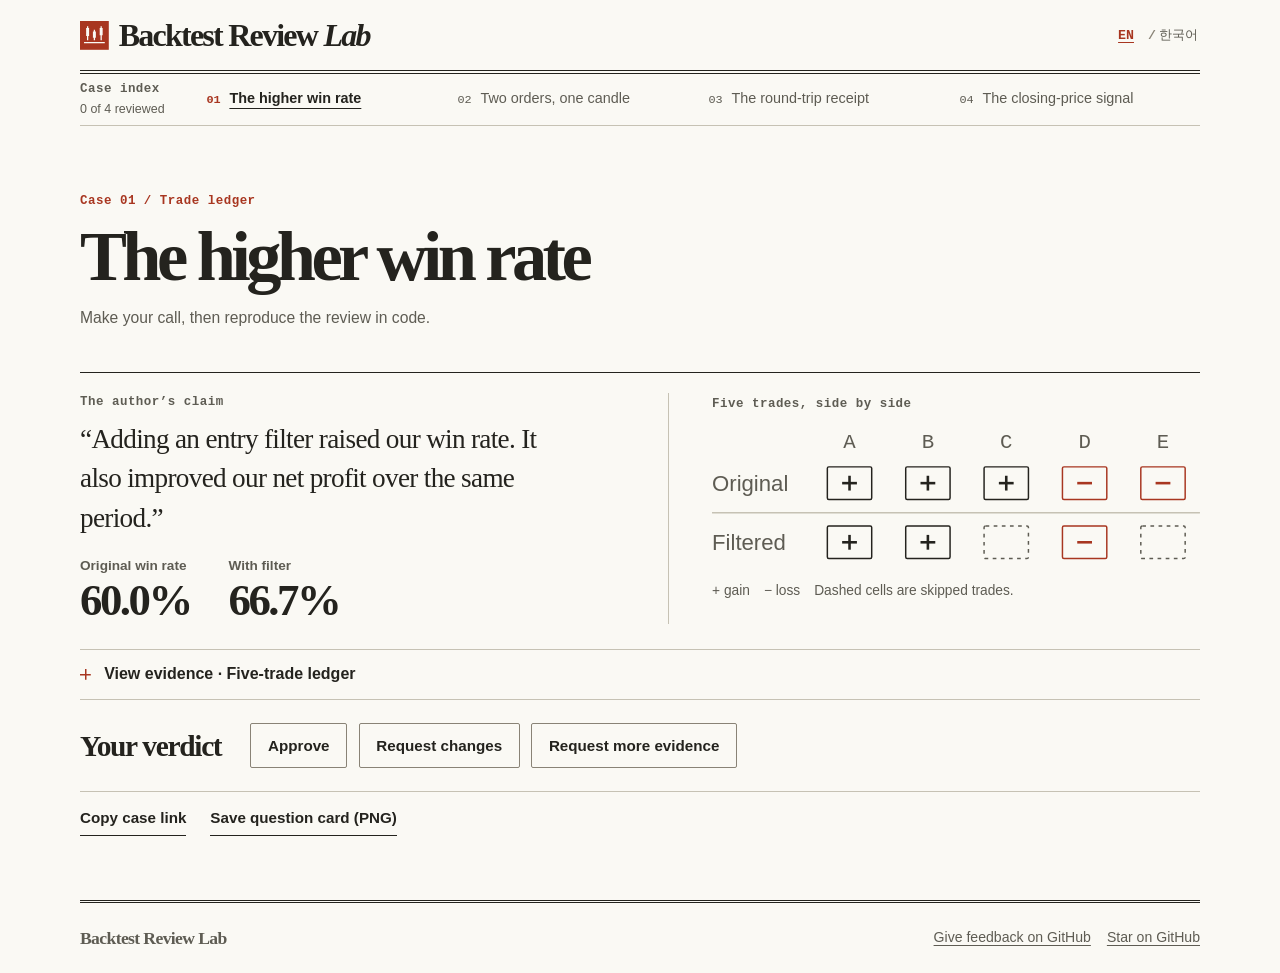
<file: docs/index.html>
<!doctype html>
<html lang="en">
<head>
  <meta charset="utf-8">
  <meta name="viewport" content="width=device-width,initial-scale=1">
  <meta name="theme-color" content="#faf9f4" media="(prefers-color-scheme: light)">
  <meta name="theme-color" content="#1d1d1a" media="(prefers-color-scheme: dark)">
  <title>Backtest Review Lab · Would you trust this backtest?</title>
  <meta name="description" content="Read a backtest claim, inspect the trade record, and deliver a verdict. Reproduce the evidence in Go, Rust, Dart, Zig, Python, or Java.">
  <meta property="og:title" content="Backtest Review Lab">
  <meta property="og:description" content="Which backtest would you approve? Read the record, give a verdict, and pass the unsolved case to a colleague.">
  <meta property="og:image" content="https://cynkai.github.io/backtest-review-lab/cards/cover.png">
  <meta property="og:image:width" content="1200">
  <meta property="og:image:height" content="630">
  <meta property="og:image:alt" content="Backtest Review Lab, a collection of short reviews of trading evidence">
  <meta name="twitter:card" content="summary_large_image">
  <link rel="icon" href="data:image/svg+xml,%3Csvg xmlns='http://www.w3.org/2000/svg' viewBox='0 0 40 40'%3E%3Crect width='40' height='40' fill='%23a83620'/%3E%3Cpath d='M6 28h28M11 8v16m8-10v11m8-16v16' stroke='%23faf9f4' stroke-width='2'/%3E%3Cpath d='M11 12v6m8 0v4m8-9v5' stroke='%23faf9f4' stroke-width='5'/%3E%3C/svg%3E">
  <link rel="stylesheet" href="styles.css">
  <link rel="stylesheet" href="experiments.css">
  <script defer src="cases.js"></script>
  <script defer src="exhibits.js"></script>
  <script defer src="experiments.js"></script>
  <script defer src="programs.js"></script>
  <script defer src="check-sources.js"></script>
  <script defer src="app.js"></script>
</head>
<body>
  <a class="skip-link" id="skip" href="#question">Skip to case</a>
  <header class="masthead">
    <div class="mast-inner">
      <a class="brand" id="home" href="?">
        <svg class="brand-mark" aria-hidden="true" viewBox="0 0 34 34" fill="none" stroke="currentColor">
          <rect width="34" height="34" fill="currentColor" stroke="none"/>
          <g stroke="var(--paper)" stroke-linecap="square">
            <path d="M5.5 25.5h23M9 7v15m8-11v11m8-15v15" stroke-width="1.5"/>
            <path d="M9 10v6m8-2v4m8-8v5" stroke-width="3.5"/>
          </g>
        </svg>
        <span>Backtest Review <i>Lab</i></span>
      </a>
      <nav class="language" aria-label="Language">
        <a id="english" lang="en">EN</a><span aria-hidden="true">/</span><a id="korean" lang="ko">한국어</a>
      </nav>
    </div>
  </header>
  <noscript>Enable JavaScript to open the reviews. 문제를 풀려면 자바스크립트를 켜 주세요.</noscript>
  <div class="shell">
    <aside class="case-nav">
      <div class="case-nav-label">
        <h2 class="case-index" id="index-title">Case index</h2>
        <p id="progress-count" role="status"></p>
      </div>
      <nav id="case-links" aria-labelledby="index-title"></nav>
    </aside>
    <main id="question" tabindex="-1">
      <header class="case-head">
        <p class="kicker" id="kicker"></p>
        <h1 id="title"></h1>
        <p class="howto" id="instruction"></p>
      </header>
      <div class="spread">
        <section class="claim-panel" aria-labelledby="claim-title">
          <h2 class="section-label" id="claim-title"></h2>
          <blockquote class="claim" id="claim"></blockquote>
          <div class="metrics" id="metrics"></div>
        </section>
        <figure class="exhibit" id="exhibit"></figure>
      </div>
      <details class="evidence" id="evidence">
        <summary id="evidence-title"></summary>
        <div class="evidence-body"><p id="evidence-note"></p><table id="evidence-table"></table></div>
      </details>
      <section class="verdict" aria-labelledby="decision-title">
        <h2 id="decision-title"></h2>
        <div class="choices" id="choices"></div>
      </section>
      <section class="result" id="result" aria-labelledby="result-title" tabindex="-1" hidden>
        <p class="result-tag" id="result-tag"></p>
        <h2 id="result-title"></h2>
        <p id="reason"></p>
        <section class="candle-replay" id="candle-replay" hidden></section>
        <section id="experiment" hidden></section>
        <details id="python">
          <summary id="python-title"></summary>
          <div class="code-tools">
            <label for="check-language" id="check-label"></label>
            <select id="check-language"></select>
            <a id="check-source" class="source-link"></a>
          </div>
          <p class="fine" id="run-instructions"></p>
          <p class="run-line"><code id="check-command"></code></p>
          <button class="action secondary" id="copy-command" type="button"></button>
          <span class="fine" id="code-status" role="status"></span>
          <textarea class="shared-url" id="command-fallback" readonly hidden></textarea>
          <pre><code id="check"></code></pre>
        </details>
        <p class="ledger-followup" id="ledger-followup" hidden><a id="ledger-review" href="ledger.html" target="_blank" rel="noopener"></a></p>
        <div class="next-step">
          <a class="action" id="next"></a>
          <button class="action" id="view-review" type="button" hidden></button>
          <button class="action secondary" type="button" id="report"></button>
        </div>
      </section>
      <div class="share-area">
        <button class="action secondary" id="share" type="button"></button>
        <a class="action secondary" id="share-card" download></a>
        <span class="fine" id="copy-status" role="status"></span>
        <textarea class="shared-url" id="copy-fallback" readonly hidden></textarea>
      </div>
    </main>
  </div>
  <dialog class="session-review" id="session-review" aria-labelledby="session-title" aria-describedby="session-score">
    <h2 id="session-title"></h2>
    <p id="session-score"></p>
    <table>
      <thead>
        <tr><th id="session-case" scope="col"></th><th id="session-first" scope="col"></th><th id="session-verdict" scope="col"></th></tr>
      </thead>
      <tbody id="session-rows"></tbody>
    </table>
    <div class="next-step">
      <button class="action" id="copy-session" type="button"></button>
      <a class="action secondary" id="download-session" download="backtest-review-results.tsv"></a>
      <button class="action secondary" id="close-review" type="button" autofocus></button>
    </div>
    <p class="fine" id="session-copy-status" role="status"></p>
    <textarea class="shared-url" id="session-copy-fallback" readonly hidden></textarea>
  </dialog>
  <footer class="footer"><span>Backtest Review Lab</span><nav><a id="feedback" href="https://github.com/cynkai/backtest-review-lab/issues/new?template=feedback.yml"></a><a id="source" href="https://github.com/cynkai/backtest-review-lab">GitHub</a></nav></footer>
</body>
</html>
</file>
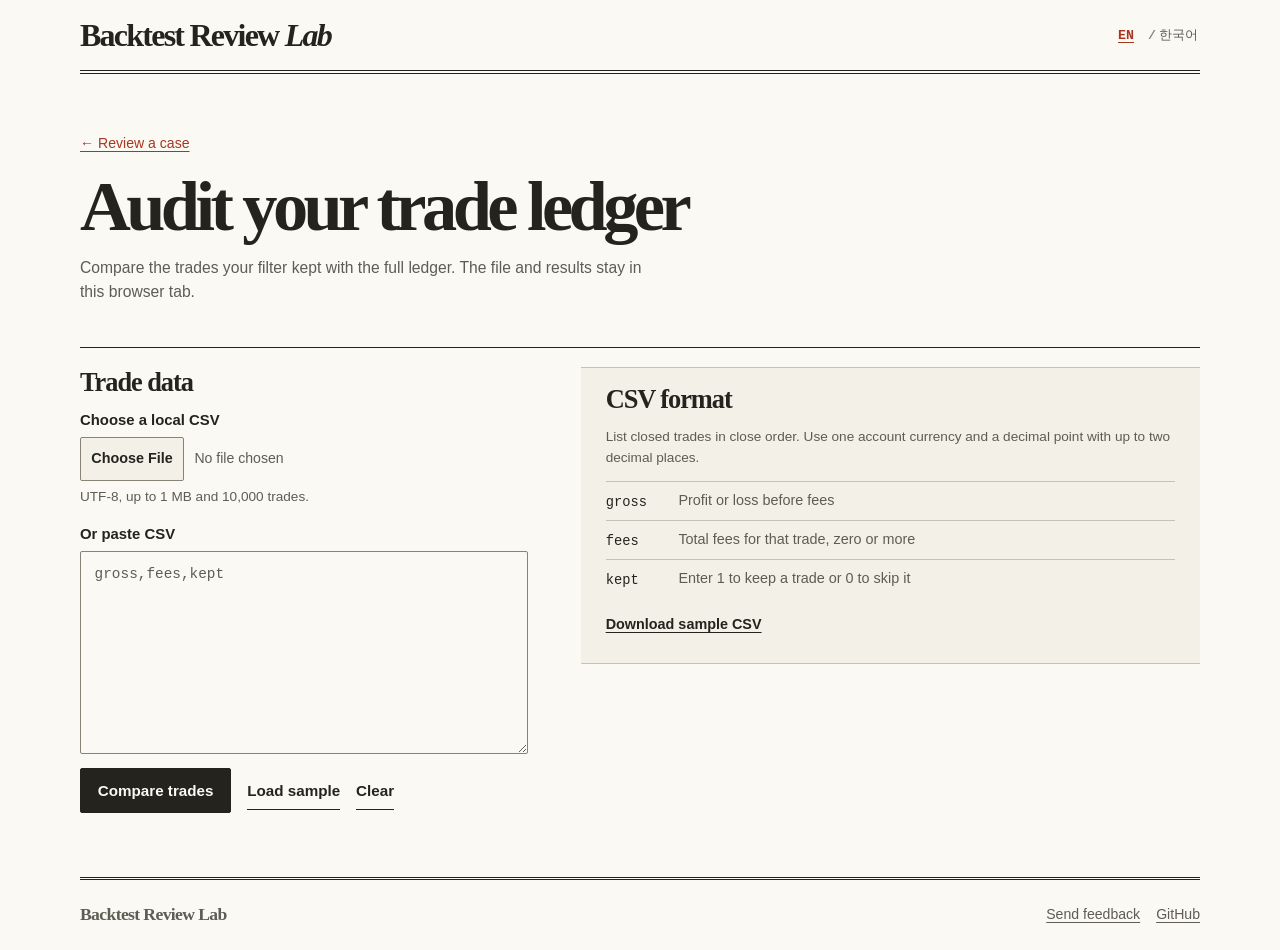
<file: docs/ledger.html>
<!doctype html>
<html lang="en">
<head>
  <meta charset="utf-8">
  <meta name="viewport" content="width=device-width,initial-scale=1">
  <meta name="theme-color" content="#faf9f4" media="(prefers-color-scheme: light)">
  <meta name="theme-color" content="#1d1d1a" media="(prefers-color-scheme: dark)">
  <meta name="description" content="Compare the trades a backtest filter kept with the full ledger. Run the audit in your browser from a local CSV.">
  <title>Audit your trade ledger · Backtest Review Lab</title>
  <link rel="stylesheet" href="styles.css">
  <link rel="stylesheet" href="ledger.css">
  <script defer src="ledger-core.js"></script>
  <script defer src="ledger-app.js"></script>
</head>
<body class="ledger-page">
  <a class="skip-link" href="#ledger-main" data-label="skip">Skip to the audit</a>
  <header class="masthead">
    <div class="mast-inner">
      <a class="brand" id="ledger-home" href="index.html?case=filter&amp;lang=en">
        <span>Backtest Review <i>Lab</i></span>
      </a>
      <nav class="language" aria-label="Language" id="ledger-languages">
        <a href="?lang=en" id="ledger-en" data-language="en" aria-current="true" lang="en">EN</a>
        <span aria-hidden="true">/</span>
        <a href="?lang=ko" id="ledger-ko" data-language="ko" lang="ko">한국어</a>
      </nav>
    </div>
  </header>
  <main class="shell" id="ledger-main" tabindex="-1">
    <header class="case-head">
      <a class="ledger-back" id="ledger-back" href="index.html?case=filter&amp;lang=en" data-label="back">← Review a case</a>
      <h1 data-label="title">Audit your trade ledger</h1>
      <p class="howto" data-label="intro">Compare the trades your filter kept with the full ledger. The file and results stay in this browser tab.</p>
    </header>
    <noscript>Enable JavaScript to compare trades. 거래를 비교하려면 자바스크립트를 켜세요.</noscript>
    <div class="ledger-workspace">
      <form id="ledger-form" aria-labelledby="ledger-input-heading">
        <h2 id="ledger-input-heading" data-label="input">Trade data</h2>
        <div class="ledger-file-field">
          <label for="ledger-file" data-label="file">Choose a local CSV</label>
          <input id="ledger-file" type="file" accept=".csv,text/csv,.txt,text/plain" aria-describedby="ledger-file-hint" autocomplete="off">
          <p class="fine" id="ledger-file-hint" data-label="fileHint">UTF-8, up to 1 MB and 10,000 trades.</p>
        </div>
        <label for="ledger-text" data-label="paste">Or paste CSV</label>
        <textarea id="ledger-text" rows="8" spellcheck="false" autocapitalize="off" autocomplete="off" placeholder="gross,fees,kept" aria-describedby="ledger-error" wrap="off"></textarea>
        <p id="ledger-error" class="ledger-error" role="alert"></p>
        <div class="ledger-form-actions">
          <button class="action" id="audit-ledger" type="button" data-label="compare">Compare trades</button>
          <button class="action secondary" id="load-sample" type="button" data-label="sample">Load sample</button>
          <button class="action secondary" id="ledger-clear" type="button" data-label="clear">Clear</button>
        </div>
        <p id="ledger-status" class="fine" role="status"></p>
      </form>
      <div class="ledger-reading">
        <section id="ledger-results" class="ledger-results" aria-labelledby="ledger-result-heading" hidden>
          <h2 id="ledger-result-heading" tabindex="-1" data-label="comparison">Ledger comparison</h2>
          <p class="fine" id="ledger-result-note" data-label="metricIntro">Win rate uses profit after fees. Amounts use the currency of your CSV.</p>
          <table aria-labelledby="ledger-result-heading" aria-describedby="ledger-result-note ledger-drawdown-note">
            <thead>
              <tr><th scope="col" data-label="metric">Measure</th><th scope="col" data-label="all">All trades</th><th scope="col" data-label="kept">Kept trades</th></tr>
            </thead>
            <tbody>
              <tr data-metric="count"><th scope="row" data-label="count">Trades</th><td data-column="all"></td><td data-column="kept"></td></tr>
              <tr data-metric="win-rate"><th scope="row" data-label="winRate">Win rate</th><td data-column="all"></td><td data-column="kept"></td></tr>
              <tr data-metric="gross"><th scope="row" data-label="gross">Gross P&amp;L</th><td data-column="all"></td><td data-column="kept"></td></tr>
              <tr data-metric="fees"><th scope="row" data-label="fees">Fees</th><td data-column="all"></td><td data-column="kept"></td></tr>
              <tr data-metric="net"><th scope="row" data-label="net">Net P&amp;L</th><td data-column="all"></td><td data-column="kept"></td></tr>
              <tr data-metric="drawdown"><th scope="row" data-label="drawdown">Max drawdown</th><td data-column="all"></td><td data-column="kept"></td></tr>
            </tbody>
          </table>
          <dl class="ledger-exclusions">
            <div><dt data-label="missedGains">Gains given up</dt><dd data-metric="missed-gains"></dd></div>
            <div><dt data-label="avoidedLosses">Losses avoided</dt><dd data-metric="avoided-losses"></dd></div>
          </dl>
          <p class="fine ledger-drawdown-note" id="ledger-drawdown-note" data-label="drawdownNote">Drawdown is the largest peak-to-trough drop in cumulative net P&amp;L, starting at zero and counting trades in CSV order.</p>
        </section>
        <section class="ledger-guide" id="ledger-guide" aria-labelledby="ledger-guide-heading">
          <h2 id="ledger-guide-heading" data-label="format">CSV format</h2>
          <p class="fine" data-label="guide">List closed trades in close order. Use one account currency and a decimal point.</p>
          <dl class="ledger-fields">
            <div><dt><code>gross</code></dt><dd data-label="fieldGross">Profit or loss before fees</dd></div>
            <div><dt><code>fees</code></dt><dd data-label="fieldFees">Total fees for that trade, zero or more</dd></div>
            <div><dt><code>kept</code></dt><dd data-label="fieldKept">Enter 1 to keep a trade or 0 to skip it</dd></div>
          </dl>
          <a class="ledger-sample" href="sample-ledger.csv" download data-label="download">Download sample CSV</a>
        </section>
      </div>
    </div>
  </main>
  <footer class="footer">
    <span>Backtest Review Lab</span>
    <nav>
      <a href="https://github.com/cynkai/backtest-review-lab/issues/new?template=feedback.yml" data-label="feedback">Send feedback</a>
      <a href="https://github.com/cynkai/backtest-review-lab">GitHub</a>
    </nav>
  </footer>
</body>
</html>
</file>
<file: docs/styles.css>
:root {
  color-scheme: light dark;
  --paper: #faf9f4;
  --sheet: #f2f0e7;
  --ink: #24231e;
  --muted: #5e5c53;
  --rule: #c6c2b4;
  --strong-rule: #898376;
  --accent: #a83620;
  --accent-ink: #fffaf2;
  --code-paper: #282823;
  --code-ink: #fbf9f0;
  --serif: "STIX Two Text", "Iowan Old Style", "Palatino Linotype", Georgia, "AppleMyungjo", "Batang", serif;
  --sans: "Instrument Sans", -apple-system, BlinkMacSystemFont, "Segoe UI", "Apple SD Gothic Neo", "Noto Sans KR", "Malgun Gothic", sans-serif;
  --mono: "IBM Plex Mono", ui-monospace, "SFMono-Regular", Consolas, monospace;
  --page: 70rem;
  --gutter: clamp(1rem, 5vw, 5rem);
}
* { box-sizing: border-box; }
body {
  margin: 0;
  color: var(--ink);
  background: var(--paper);
  font: 1rem/1.55 var(--sans);
  word-break: keep-all;
  overflow-wrap: anywhere;
  -webkit-font-smoothing: antialiased;
}
body, button, select, textarea { font-family: var(--sans); }
button, select, textarea { font-size: inherit; color: inherit; }
button, select, summary { cursor: pointer; }
button, a, summary { -webkit-tap-highlight-color: transparent; }
a { color: inherit; text-underline-offset: .2em; text-decoration-thickness: 1px; }
button:disabled { cursor: default; }
:focus-visible { outline: 2px solid var(--accent); outline-offset: 4px; }
::selection { color: var(--accent-ink); background: var(--accent); }
[hidden] { display: none !important; }
h1, h2, p, blockquote, figure, pre { margin: 0; }
.skip-link {
  position: absolute; top: .5rem; left: .5rem; z-index: 2; padding: .55rem 1rem;
  background: var(--ink); color: var(--paper); transform: translateY(-180%);
}
.skip-link:focus { transform: none; }
.masthead, .shell, .footer {
  width: min(calc(100% - var(--gutter) * 2), var(--page));
  margin-inline: auto;
}
.masthead { border-bottom: 4px double var(--ink); }
.mast-inner, .footer { display: flex; align-items: center; justify-content: space-between; gap: 1rem; }
.mast-inner { min-height: 4.4rem; }
.brand {
  display: inline-flex; align-items: center; gap: .62rem; color: var(--ink);
  text-decoration: none; font: 700 clamp(1.45rem, 2.5vw, 2.2rem)/1 var(--serif);
  letter-spacing: -.055em;
}
.brand-mark { width: 1.8rem; height: 1.8rem; flex: none; color: var(--accent); }
.language { display: flex; flex: none; align-items: center; gap: 0; white-space: nowrap; }
.language a, .language span { font: 550 .83rem/1 var(--mono); }
.language a { display: grid; place-items: center; min-width: 2.75rem; min-height: 2.75rem; text-decoration: none; color: var(--muted); }
.language span { color: var(--strong-rule); }
.language a[aria-current="true"] { color: var(--accent); font-weight: 750; text-decoration: underline; }
.case-nav { display: grid; grid-template-columns: 7.25rem 1fr; align-items: stretch; border-bottom: 1px solid var(--rule); }
.case-index, .kicker, .section-label, .exhibit-title, .result-tag {
  font: 600 .78rem/1.45 var(--mono); letter-spacing: .04em;
}
.case-nav-label { display: grid; align-content: center; gap: .15rem; padding-block: .35rem; }
.case-index { color: var(--muted); }
#progress-count { color: var(--muted); font-size: .78rem; }
#case-links { display: grid; grid-template-columns: repeat(4, minmax(0,1fr)); }
.case-tab {
  display: flex; align-items: baseline; gap: .55rem; min-width: 0; min-height: 2.8rem; padding: .82rem .65rem;
  color: var(--muted); text-decoration: none; font: 520 .9rem/1.4 var(--sans);
}
.case-tab .item-no { flex: none; color: var(--muted); font: 500 .74rem/1 var(--mono); font-variant-numeric: tabular-nums; }
.case-tab[aria-current="page"] { color: var(--ink); font-weight: 720; }
.case-tab[aria-current="page"] .item-no { color: var(--accent); font-weight: 750; }
.case-tab[aria-current="page"] span:last-child { text-decoration: underline; text-underline-offset: .33em; }
main { margin: 0 auto; padding-bottom: clamp(2.8rem, 5vw, 5rem); }
main:focus:not(:focus-visible), .result:focus:not(:focus-visible) { outline: 0; }
.case-head { padding: clamp(2.2rem, 5.1vw, 4.1rem) 0 clamp(1.5rem, 3.3vw, 2.65rem); }
.kicker { color: var(--accent); }
h1 {
  margin: .5rem 0 .65rem; font: 580 clamp(2.7rem, 5.5vw, 5rem)/1.1 var(--serif);
  letter-spacing: -.065em; text-wrap: balance;
}
.howto, .fine, .exhibit-note { color: var(--muted); }
.howto { max-width: 66ch; font-size: .98rem; }
.spread {
  display: grid; grid-template-columns: minmax(0, 1fr) minmax(0, 1fr);
  gap: clamp(1.8rem,4.3vw,4rem); align-items: stretch;
  padding: 1.25rem 0 1.55rem; border-top: 1px solid var(--ink);
}
.claim-panel { display: flex; min-width: 0; flex-direction: column; }
.section-label, .exhibit-title { color: var(--muted); }
.claim {
  margin: .55rem 0 1.15rem; max-width: 35ch;
  font: 480 clamp(1.24rem, 2.15vw, 1.7rem)/1.45 var(--serif); letter-spacing: -.025em;
}
.metrics { margin-top: auto; display: flex; flex-wrap: wrap; gap: 1rem 2.35rem; min-width: 0; }
.metric { display: grid; align-content: end; gap: .1rem; }
.metric-label { color: var(--muted); font: 550 .85rem/1.35 var(--sans); }
.metric-value { font: 560 clamp(1.9rem,3.5vw,3rem)/1.05 var(--serif); letter-spacing: -.055em; font-variant-numeric: tabular-nums lining-nums; }
.exhibit { min-width: 0; padding: .1rem 0 .1rem clamp(1.4rem,3.4vw,3rem); border-left: 1px solid var(--rule); }
.exhibit-title { display: block; margin-bottom: .72rem; }
.exhibit-plot { min-width: 0; }
.exhibit-plot svg { width: 100%; height: auto; display: block; max-height: 10rem; }
.exhibit-note { max-width: 66ch; margin: .55rem 0 0; font-size: .86rem; line-height: 1.5; }
table { width: 100%; border-collapse: collapse; font-size: .95rem; font-variant-numeric: tabular-nums; }
th, td { padding: .45rem .55rem; border-bottom: 1px solid var(--rule); text-align: end; }
th:first-child,td:first-child { text-align: start; }
th { color: var(--muted); font-weight: 600; }
td { font-family: var(--mono); font-size: .9rem; }
.fee-ticket td, .fee-ticket th { padding: .32rem .15rem; }
.fee-ticket tr:first-child > * { border-top: 1px solid var(--rule); }
.evidence { border-block: 1px solid var(--rule); }
summary { display: flex; align-items: center; min-height: 3.1rem; gap: .85rem; list-style: none; font-weight: 660; }
summary::-webkit-details-marker { display: none; }
summary::before {
  content: ""; flex: none; width: .66rem; height: .66rem; color: var(--accent);
  background: linear-gradient(currentColor,currentColor) center / 100% 1.5px no-repeat,
              linear-gradient(currentColor,currentColor) center / 1.5px 100% no-repeat;
}
details[open] > summary::before { background-size: 100% 1.5px, 0 0; }
.evidence-body { padding: .1rem 0 1.25rem clamp(0rem,2vw,1.5rem); }
.evidence-body p { font-size: .95rem; color: var(--muted); margin-bottom: .65rem; max-width: 78ch; }
.verdict { display: flex; align-items: center; flex-wrap: wrap; gap: .8rem 1.8rem; padding-block: 1.45rem; }
.verdict h2, .result h2 { font: 620 clamp(1.35rem,2.3vw,1.85rem)/1.3 var(--serif); letter-spacing: -.045em; }
.choices, .next-step, .share-area, .code-tools { display: flex; flex-wrap: wrap; align-items: center; gap: .45rem .7rem; }
.choice, .action, select {
  color: var(--ink); background: transparent; border: 1px solid var(--strong-rule); border-radius: 2px;
  font: 620 .95rem/1.4 var(--sans);
}
.choice, .action { min-height: 2.8rem; padding: .56rem 1.05rem; display: inline-flex; align-items: center; justify-content: center; }
.choice[aria-pressed="true"], .action:not(.secondary) { background: var(--ink); color: var(--paper); border-color: var(--ink); }
.action { text-decoration: none; }
.action.secondary { border: 0; border-bottom: 1px solid currentColor; border-radius: 0; min-height: 2.5rem; padding: .45rem 0 .24rem; }
.result { padding: clamp(1.05rem,3vw,2.1rem); background: var(--sheet); border-block: 1px solid var(--ink); }
.result-tag { color: var(--accent); }
.result h2 { margin: .35rem 0 .5rem; }
.ledger-followup { margin-block: .8rem; font-size: .95rem; }
.ledger-followup a { display: inline-flex; align-items: center; min-height: 2.75rem; }
#reason { max-width: 76ch; }
.candle-replay { margin-top: 1rem; padding-top: .9rem; border-top: 1px solid var(--rule); }
.replay-heading { margin: 0 0 .45rem; font: 620 1.25rem/1.3 var(--serif); }
.replay-controls fieldset {
  display: flex; flex-wrap: wrap; gap: .3rem 1rem;
  margin: 0; padding: 0; border: 0;
}
.replay-controls legend { padding: 0; color: var(--muted); font-size: .9rem; }
.replay-controls label { display: inline-flex; align-items: center; min-height: 2.75rem; gap: .3rem; cursor: pointer; }
.replay-controls input { margin: 0 .25rem 0 0; accent-color: var(--accent); }
.replay-plot { max-width: 31rem; }
.replay-plot svg { display: block; width: 100%; height: auto; }
.replay-summary { margin-top: .35rem; font-weight: 650; }
.replay-note { margin-top: .2rem; color: var(--muted); font-size: .86rem; }
#python { margin-top: 1.05rem; border-block: 1px solid var(--rule); }
.code-tools { margin: .2rem 0 .65rem; font-size: .9rem; }
.code-tools label { color: var(--muted); }
select { min-height: 2.75rem; padding: .3rem .6rem; background: var(--paper); }
.source-link { display: inline-flex; align-items: center; min-height: 2.75rem; }
pre { max-width: 100%; max-height: 26rem; overflow: auto; padding: 1rem; color: var(--code-ink); background: var(--code-paper); tab-size: 4; }
code { font: .86rem/1.55 var(--mono); }
.run-line { margin: .6rem 0 .75rem; overflow-wrap: anywhere; }
#code-status { color: var(--muted); }
.next-step { padding-top: 1rem; gap: .65rem 1.2rem; }
.share-area { border-top: 1px solid var(--rule); gap: .35rem 1.5rem; padding-top: .25rem; }
.result:not([hidden]) + .share-area { margin-top: 1rem; }
.fine { font-size: .85rem; }
.shared-url { flex-basis: 100%; min-height: 3.3rem; border: 1px solid var(--rule); padding: .4rem; color: var(--ink); background: var(--paper); font: .9rem/1.4 var(--mono); }
.session-review {
  width: min(37rem, calc(100% - 2rem)); max-height: calc(100% - 2rem);
  padding: clamp(.85rem, 3vw, 1.65rem); border: 1px solid var(--strong-rule);
  background: var(--paper); color: var(--ink);
}
.session-review::backdrop { background: rgb(0 0 0 / .5); }
.session-review h2 { font: 620 1.65rem/1.25 var(--serif); }
#session-score { margin: .35rem 0 .8rem; color: var(--muted); }
.session-review td { font: inherit; }
.session-review th, .session-review td { padding-inline: .35rem; }
#session-copy-status:not(:empty) { margin-top: .65rem; }
#session-copy-fallback { width: 100%; margin-top: .35rem; }
.footer { border-top: 3px double var(--ink); min-height: 4.5rem; padding-block: .8rem; color: var(--muted); font-size: .88rem; }
.footer > span { font: 620 1.1rem/1.2 var(--serif); letter-spacing: -.035em; }
.footer nav { display: flex; flex-wrap: wrap; align-items: center; gap: .3rem 1rem; }
.footer a { display: inline-flex; align-items: center; min-height: 2.75rem; }
noscript { display: block; margin: 1rem var(--gutter); }
@media (hover:hover) {
  .language a:hover, .case-tab:hover, summary:hover, .action.secondary:hover, .source-link:hover, .footer a:hover { color: var(--accent); }
  .choice:enabled:hover { background: var(--sheet); border-color: var(--ink); }
  .action:not(.secondary):hover { text-decoration: underline; }
}
@media (max-width: 48rem) {
  .case-nav { grid-template-columns: 1fr; padding-top: .65rem; }
  .case-nav-label { display: flex; flex-wrap: wrap; align-items: baseline; justify-content: space-between; gap: .2rem 1rem; padding: 0; }
  .case-index { font-size: .75rem; }
  .case-tab { padding: .52rem .55rem .65rem 0; gap: .35rem; }
  .spread { gap: 1.2rem; }
  .exhibit { padding-left: 1.2rem; }
  .verdict { align-items: start; flex-direction: column; }
}
@media (max-width: 38rem) {
  .mast-inner { min-height: 3.6rem; gap: .4rem; }
  .brand { font-size: clamp(1.04rem,5vw,1.6rem); gap: .35rem; white-space: nowrap; }
  .brand-mark { width: 1.35rem; height: 1.35rem; }
  #case-links { grid-template-columns: repeat(2, minmax(0,1fr)); }
  .case-tab { gap: .35rem; font-size: .83rem; }
  .case-tab .item-no { font-size: .71rem; }
  .case-head { padding: 1.6rem 0 1.22rem; }
  h1 { font-size: clamp(2.1rem,8vw,2.85rem); }
  .howto { font-size: .9rem; }
  .spread { grid-template-columns: 1fr; gap: 1.05rem; padding-block: 1rem; }
  .claim { margin: .35rem 0 .8rem; }
  .exhibit { padding: .8rem 0 0; border-left: 0; border-top: 1px solid var(--rule); }
  .exhibit-title { margin-bottom: .55rem; }
  .exhibit-plot svg { max-height: 8rem; }
  .choices { width: 100%; gap: .35rem; }
  .choice { flex: 1; padding: .5rem .4rem; font-size: .89rem; }
  .verdict { padding-block: 1.05rem; gap: .56rem; }
  .footer { flex-wrap: wrap; gap: .1rem .85rem; }
}
@media (prefers-color-scheme: dark) {
  :root { --paper: #1d1d1a; --sheet: #282823; --ink: #edeadf; --muted: #c2beaf; --rule: #535147; --strong-rule: #888477; --accent: #f38a6c; --accent-ink: #231b17; --code-paper: #131310; --code-ink: #f3efe2; }
}
</file>
<file: docs/experiments.css>
.experiment {
  margin-block-start: 1.15rem;
  padding-block: 1rem .3rem;
  border-top: 1px solid var(--rule);
}
.experiment h3 {
  margin: 0 0 .8rem;
  font: 620 1.25rem/1.32 var(--serif);
  letter-spacing: -.025em;
}
.experiment-body {
  display: grid;
  grid-template-columns: minmax(0, 1fr) minmax(0, .94fr);
  gap: 1rem clamp(1.25rem, 4vw, 3.75rem);
  align-items: start;
}
.experiment-controls, .experiment-trades {
  min-width: 0;
}
.experiment-trades {
  border: 0;
  padding: 0;
  margin: 0;
}
.experiment-trades legend, .experiment-fee-label {
  font-size: .94rem;
  font-weight: 600;
}
.experiment-trades legend { padding: 0; }
.experiment-strip {
  margin-top: .45rem;
  display: grid;
  grid-template-columns: repeat(5, minmax(0, 1fr));
  border-block: 1px solid var(--rule);
}
.experiment-trade {
  display: grid;
  grid-template-columns: auto auto;
  justify-content: center;
  align-items: center;
  gap: .2rem .3rem;
  min-height: 3.75rem;
  padding-block: .42rem;
  cursor: pointer;
}
.experiment-trade + .experiment-trade { border-inline-start: 1px solid var(--rule); }
.experiment-trade:has(input:checked) { background: var(--paper); }
.experiment-trade:focus-within { outline: 2px solid var(--accent); outline-offset: -2px; }
.experiment-trade input { margin: 0; width: 1rem; height: 1rem; accent-color: var(--accent); }
.experiment-trade-id, .experiment-trade-pnl, .experiment-range-labels {
  font: 500 .85rem/1.3 var(--mono);
  font-variant-numeric: tabular-nums;
}
.experiment-trade-pnl { grid-column: 1 / -1; text-align: center; color: var(--muted); }
.experiment-stats { display: flex; flex-wrap: wrap; gap: .3rem 1.2rem; margin: .7rem 0 0; }
.experiment-stats > div { display: flex; gap: .38rem; align-items: baseline; }
.experiment-stats dt { color: var(--muted); font-size: .86rem; }
.experiment-stats dd, .experiment-statement dd {
  margin: 0;
  font-family: var(--mono);
  font-variant-numeric: tabular-nums;
  white-space: nowrap;
}
.experiment-stats dd { font-size: .92rem; }
.experiment-button {
  display: inline-flex;
  align-items: center;
  min-height: 2.75rem;
  padding: .3rem 0;
  border: 0;
  background: none;
  font-size: .9rem;
  text-decoration: underline;
  text-underline-offset: .22em;
}
.experiment-button:hover { color: var(--accent); }
.experiment-fee-label { display: flex; align-items: baseline; justify-content: space-between; gap: .5rem; }
.experiment-fee-label strong { font: 570 1.4rem/1.1 var(--serif); font-variant-numeric: tabular-nums; }
.experiment input[type=range] { display: block; width: 100%; min-height: 2.75rem; margin: 0; accent-color: var(--accent); cursor: pointer; }
.experiment-range-labels { display: flex; justify-content: space-between; color: var(--muted); }
.experiment-presets { display: flex; flex-wrap: wrap; column-gap: 1rem; margin-top: .35rem; }
.experiment-statement {
  padding: .45rem .9rem;
  margin: 0;
  background: var(--paper);
  border-block: 1px solid var(--strong-rule);
}
.experiment-statement > div { display: flex; align-items: baseline; justify-content: space-between; gap: .65rem; padding: .18rem 0; }
.experiment-statement dt { font-size: .91rem; color: var(--muted); }
.experiment-statement dd { font-size: .94rem; }
.experiment-statement .experiment-total { margin-top: .3rem; padding-top: .45rem; border-top: 1px solid var(--rule); }
.experiment-total dt { color: var(--ink); font-weight: 650; }
.experiment-total dd { font: 600 1.55rem/1.15 var(--serif); letter-spacing: -.025em; }
@media (max-width: 45rem) {
  .experiment-body { grid-template-columns: minmax(0, 1fr); gap: .55rem; }
}
</file>
<file: docs/ledger.css>
.ledger-back {
  display: inline-flex;
  align-items: center;
  min-height: 2.75rem;
  color: var(--accent);
  font-size: .88rem;
}
.ledger-page .case-head {
  padding-top: clamp(1.35rem, 3.8vw, 3rem);
}
.ledger-page .case-head h1 {
  margin-top: .1rem;
}
.ledger-workspace {
  display: grid;
  grid-template-columns: minmax(0, .84fr) minmax(0, 1.16fr);
  gap: clamp(1rem, 4.1vw, 3.8rem);
  border-top: 1px solid var(--ink);
  padding-top: 1.2rem;
}
.ledger-workspace h2 {
  margin: 0 0 .65rem;
  font: 620 1.65rem/1.2 var(--serif);
  letter-spacing: -.04em;
}
#ledger-form label {
  display: block;
  margin-bottom: .3rem;
  font-size: .93rem;
  font-weight: 650;
}
.ledger-file-field {
  margin-bottom: 1rem;
}
#ledger-file {
  display: block;
  width: 100%;
  min-height: 2.75rem;
  max-width: 100%;
  font: .88rem/1.4 var(--sans);
  color: var(--muted);
}
#ledger-file::file-selector-button {
  margin: 0 .65rem 0 0;
  min-height: 2.75rem;
  padding: .44rem .64rem;
  color: var(--ink);
  background: var(--sheet);
  border: 1px solid var(--strong-rule);
  border-radius: 2px;
  font: 600 .9rem/1.35 var(--sans);
  cursor: pointer;
}
#ledger-file-hint {
  margin-top: .35rem;
}
#ledger-text {
  display: block;
  width: 100%;
  min-height: 9.5rem;
  max-width: 100%;
  padding: .7rem .85rem;
  color: var(--ink);
  background: var(--paper);
  border: 1px solid var(--strong-rule);
  border-radius: 2px;
  font: .9rem/1.55 var(--mono);
  resize: vertical;
}
#ledger-text::placeholder {
  color: var(--muted);
}
.ledger-form-actions {
  display: flex;
  align-items: baseline;
  flex-wrap: wrap;
  gap: .45rem 1rem;
  margin-top: .9rem;
}
#audit-ledger:disabled {
  opacity: .6;
}
.ledger-error {
  color: var(--accent);
  font-size: .93rem;
  font-weight: 580;
}
.ledger-error:not(:empty),
#ledger-status:not(:empty) {
  margin-top: .45rem;
}
.ledger-reading {
  min-width: 0;
}
.ledger-guide {
  border-block: 1px solid var(--rule);
  padding: 1rem clamp(.9rem, 2.2vw, 1.55rem);
  background: var(--sheet);
}
.ledger-fields {
  margin: .8rem 0 .25rem;
}
.ledger-fields > div {
  display: grid;
  grid-template-columns: 3.8rem minmax(0, 1fr);
  gap: .4rem .75rem;
  padding-block: .42rem;
  border-top: 1px solid var(--rule);
}
.ledger-fields dd,
.ledger-exclusions dd {
  margin: 0;
}
.ledger-fields dd {
  font-size: .9rem;
  color: var(--muted);
}
.ledger-sample {
  display: inline-flex;
  align-items: center;
  min-height: 2.75rem;
  font-size: .9rem;
  font-weight: 620;
}
.ledger-results {
  margin-bottom: 1.15rem;
}
.ledger-results table {
  table-layout: fixed;
  border-top: 1px solid var(--ink);
  margin-top: .7rem;
}
.ledger-results th,
.ledger-results td {
  overflow-wrap: anywhere;
}
.ledger-results th:first-child {
  width: 38%;
}
.ledger-results [data-metric="net"] > * {
  color: var(--ink);
  background: var(--sheet);
  border-block-color: var(--strong-rule);
  font-weight: 750;
}
.ledger-exclusions {
  margin: .72rem 0 .45rem;
}
.ledger-exclusions > div {
  display: flex;
  align-items: baseline;
  justify-content: space-between;
  gap: .6rem;
  padding: .28rem .55rem;
  color: var(--muted);
  font-size: .9rem;
}
.ledger-exclusions dd {
  color: var(--ink);
  text-align: end;
  font: .9rem/1.5 var(--mono);
  font-variant-numeric: tabular-nums;
}
.ledger-drawdown-note {
  border-top: 1px solid var(--rule);
  padding-top: .55rem;
}
@media (max-width: 47rem) {
  .ledger-workspace {
    grid-template-columns: minmax(0, 1fr);
    gap: 1.35rem;
  }
}
@media (max-width: 26rem) {
  .ledger-form-actions {
    column-gap: .65rem;
  }
  .ledger-form-actions .action {
    font-size: .86rem;
  }
  .ledger-results th,
  .ledger-results td {
    padding-inline: .32rem;
  }
}
</file>
